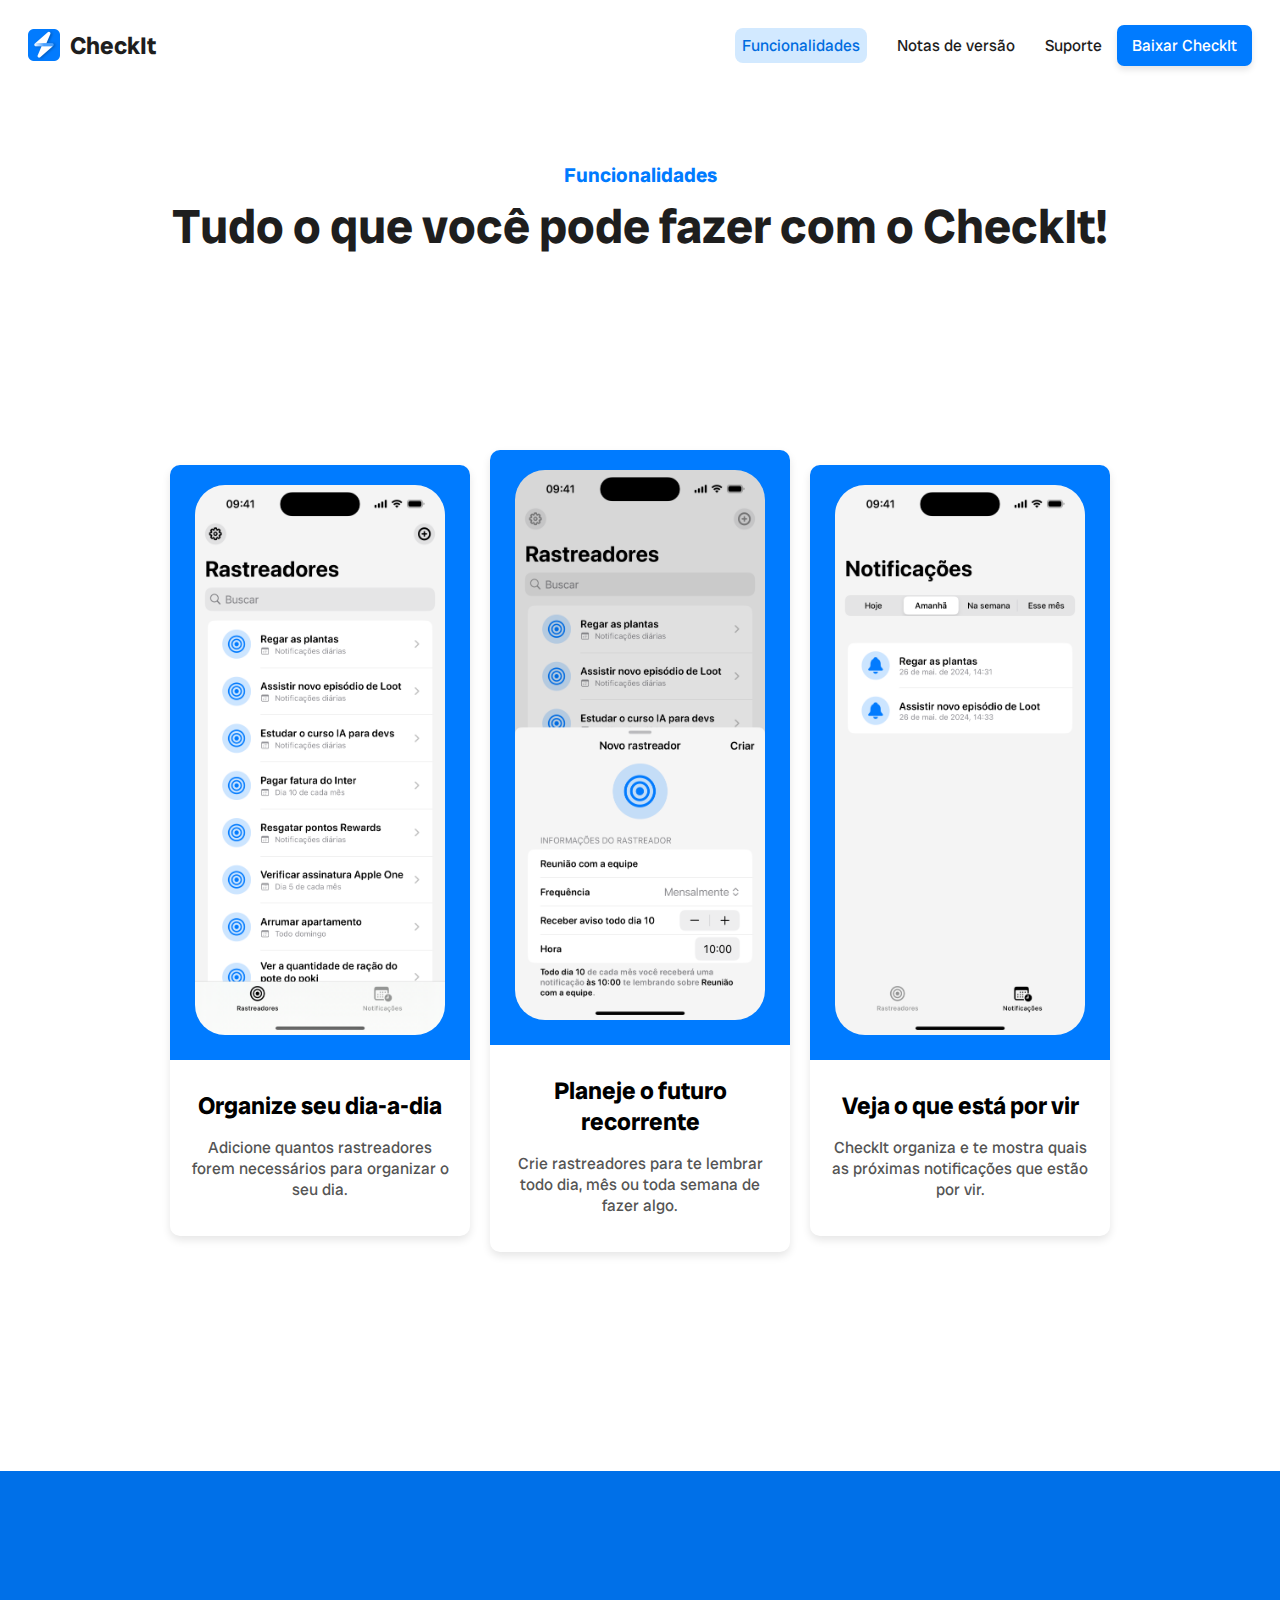
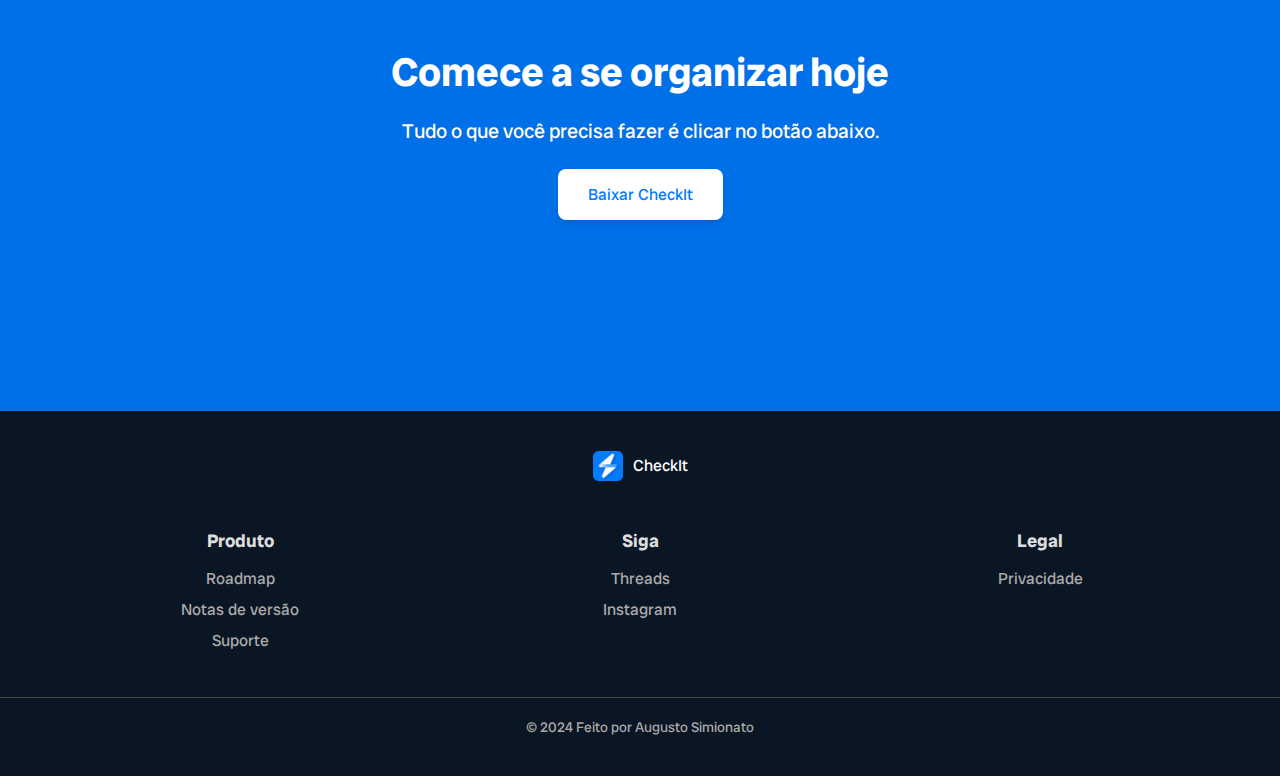
<file: features.html>
<!DOCTYPE html>
<html lang="pt-BR">
<head>
    <meta charset="UTF-8">
    <meta name="viewport" content="width=device-width, initial-scale=1.0">
    <meta name="apple-itunes-app" content="app-id=6482982266">

    <link rel="preconnect" href="https://fonts.googleapis.com">
    <link rel="preconnect" href="https://fonts.gstatic.com" crossorigin>
    <link href="https://fonts.googleapis.com/css2?family=Radio+Canada+Big:ital,wght@0,400..700;1,400..700&display=swap" rel="stylesheet">

    <title>Funcionalidades - CheckIt</title>
    <link rel="stylesheet" href="features.css">
    <link rel="icon" href="assets/favicon.ico" type="image/x-icon">
</head>
<body>
    <header class="header">
        <div class="logo">
          <a href="index.html">
            <img src="assets/checkit-icon.png" alt="Sofa Logo" />
            <span>CheckIt</span>
          </a>
        </div>
        <input type="checkbox" id="menu-toggle" />
        <label for="menu-toggle" class="menu-icon">&#9776;</label>
        <nav class="nav">
          <a href="features.html" class="link-button-selected">Funcionalidades</a>
          <a href="realesenotes.html" class="link-button">Notas de versão</a>
          <a href="support.html" class="link-button">Suporte</a>
          <a
            href="https://apps.apple.com/br/app/checkit/id6482982266?l=en-GB"
            class="download-button"
            >Baixar CheckIt</a
          >
        </nav>
    </header>

    <main>
        <section class="features-section">
            <p class="section-subtitle">Funcionalidades</p>
            <h1 class="section-title">Tudo o que você pode fazer com o CheckIt!</h1>
        </section>

        <section class="standard-section">
            <div class="card">
                <div class="card-img">
                    <img src="assets/trackers-list.png">
                </div>
                <div class="card-content">
                    <h3>Organize seu dia-a-dia</h3>
                    <p>Adicione quantos rastreadores forem necessários para organizar o seu dia.</p>
                </div>
            </div>
            <div class="card">
                <div class="card-img">
                    <img src="assets/new-tracker.png">
                </div>
                <div class="card-content">
                    <h3>Planeje o futuro recorrente</h3>
                    <p>Crie rastreadores para te lembrar todo dia, mês ou toda semana de fazer algo.</p>
                </div>
            </div>
            <div class="card">
                <div class="card-img">
                    <img src="assets/future-list.png">
                </div>
                <div class="card-content">
                    <h3>Veja o que está por vir</h3>
                    <p>CheckIt organiza e te mostra quais as próximas notificações que estão por vir.</p>
                </div>
            </div>
        </section>

        <section class="cta">
            <div class="cta-content">
                <h2>Comece a se organizar hoje</h2>
                <p>Tudo o que você precisa fazer é clicar no botão abaixo.</p>
                <a href="https://apps.apple.com/br/app/checkit/id6482982266?l=en-GB" class="cta-button">Baixar CheckIt</a>
            </div>
        </section>
    </main>

    <footer>
        <div class="footer-container">
            <div class="footer-logo">
                <img src="assets/checkit-icon.png" alt="Sofa Logo" class="logo">
                <span>CheckIt</span>
            </div>
            <div class="footer-links">
                <div class="footer-column">
                    <h3>Produto</h3>
                    <ul>
                        <li><a href="roadmap.html">Roadmap</a></li>
                        <li><a href="realesenotes.html">Notas de versão</a></li>
                        <li><a href="support.html">Suporte</a></li>
                    </ul>
                </div>
                <div class="footer-column">
                    <h3>Siga</h3>
                    <ul>
                      <li><a href="https://www.threads.net/@getcheckit.app">Threads</a></li>
                      <li><a href="https://www.instagram.com/getcheckit.app?igsh=MWQ2Z2w5M3lwbWtlbA%3D%3D&utm_source=qr">Instagram</a></li>
                    </ul>
                  </div>
                <div class="footer-column">
                    <h3>Legal</h3>
                    <ul>
                        <li><a href="privacy.html">Privacidade</a></li>
                    </ul>
                </div>
            </div>
        </div>
        <div class="footer-bottom">
            <p>© 2024 Feito por Augusto Simionato</p>
        </div>
    </footer>
</body>
</html>
</file>
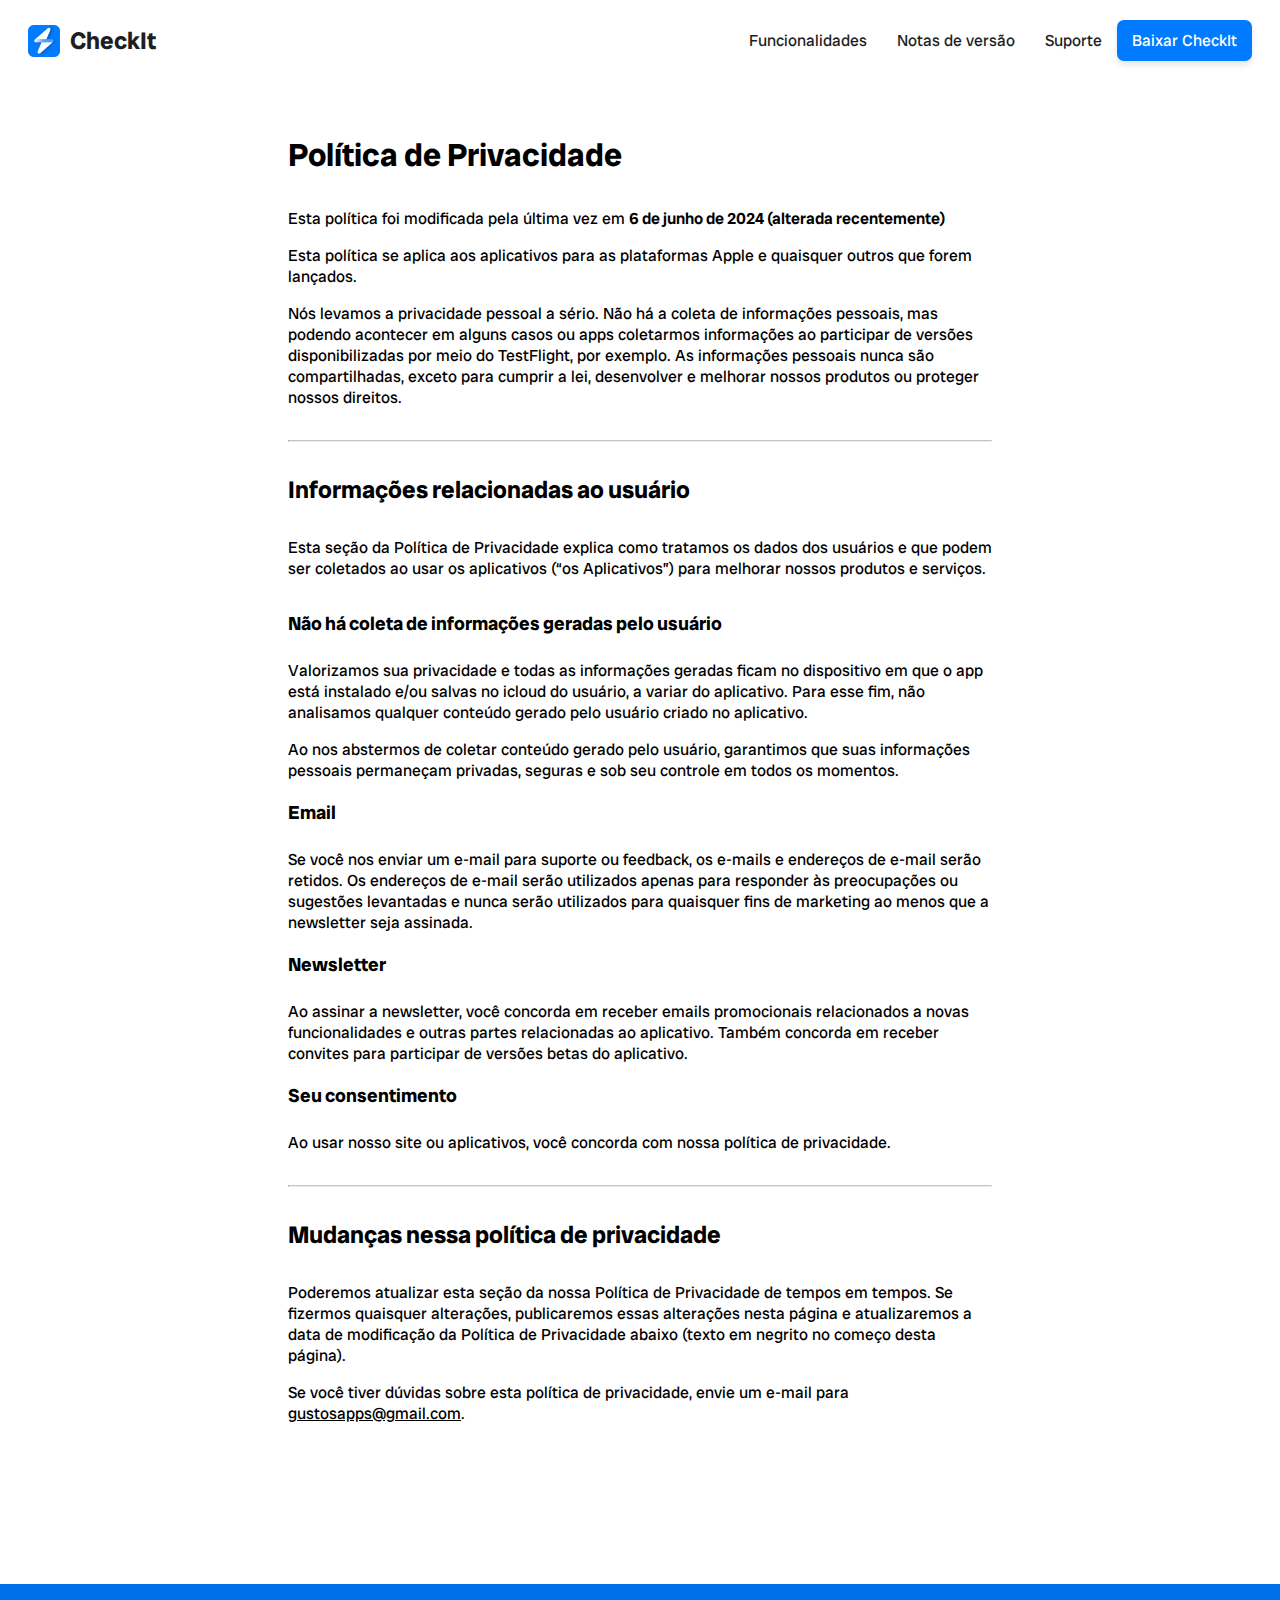
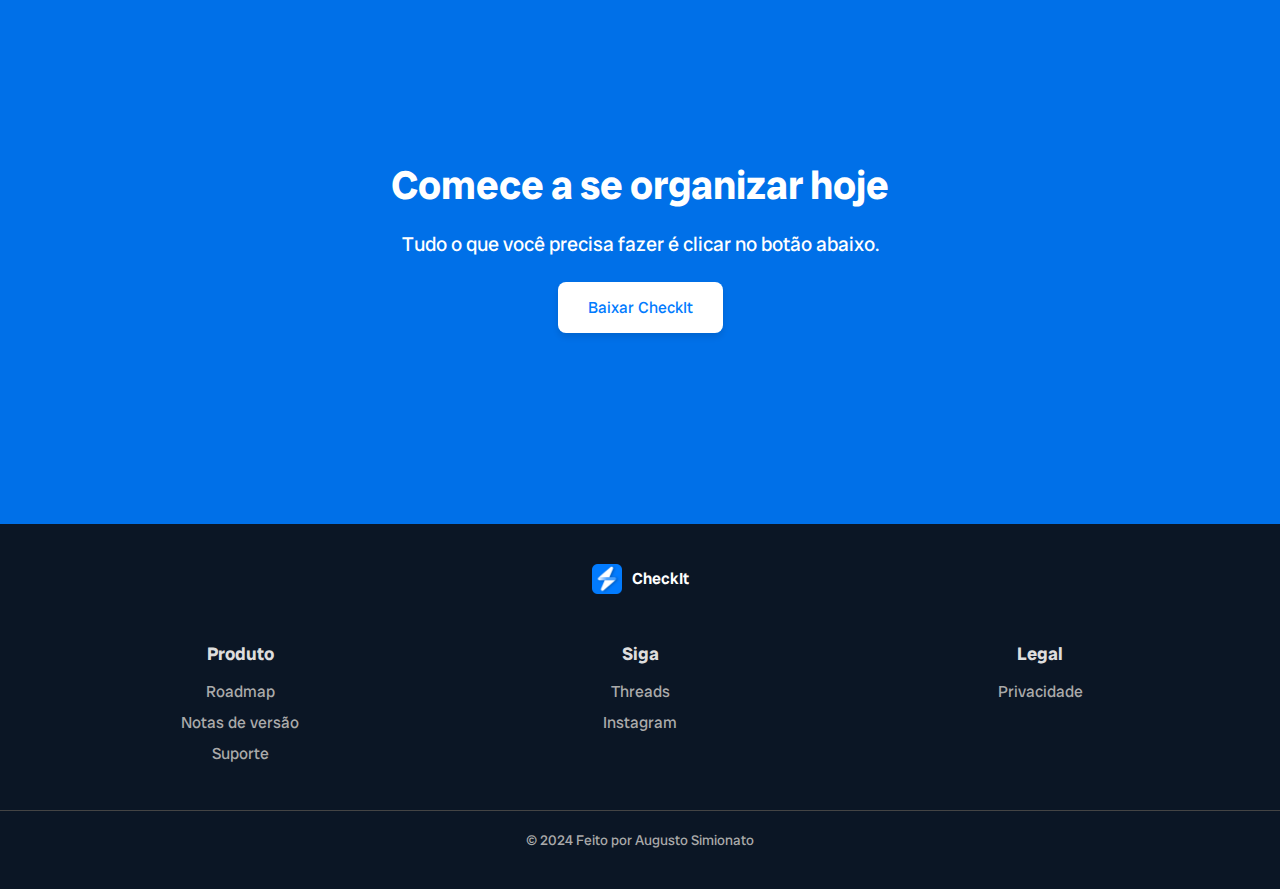
<file: privacy.html>
<!DOCTYPE html>
<html lang="pt-BR">
<head>
    <meta charset="UTF-8">
    <meta name="viewport" content="width=device-width, initial-scale=1.0">
    <title>Política de Privacidade - CheckIt</title>

    <link rel="stylesheet" href="privacy.css">
    <link rel="icon" href="assets/favicon.ico" type="image/x-icon">

    <link rel="preconnect" href="https://fonts.googleapis.com" />
    <link rel="preconnect" href="https://fonts.gstatic.com" crossorigin />
    <link
      href="https://fonts.googleapis.com/css2?family=Radio+Canada+Big:ital,wght@0,400..700;1,400..700&display=swap"
      rel="stylesheet"
    />
</head>
<body>
    <header class="header">
        <div class="logo">
          <a href="index.html">
            <img src="assets/checkit-icon.png" alt="Sofa Logo" />
            <span>CheckIt</span>
          </a>
        </div>
        <input type="checkbox" id="menu-toggle" />
        <label for="menu-toggle" class="menu-icon">&#9776;</label>
        <nav class="nav">
          <a href="features.html" class="link-button">Funcionalidades</a>
          <a href="realesenotes.html" class="link-button">Notas de versão</a>
          <a href="support.html" class="link-button">Suporte</a>
          <a
            href="https://apps.apple.com/br/app/checkit/id6482982266?l=en-GB"
            class="download-button"
            >Baixar CheckIt</a
          >
        </nav>
    </header>

    <main>
        <div class="content">
            <div class="content-1">
                <h1>Política de Privacidade</h1>
                <p>Esta política foi modificada pela última vez em <span>6 de junho de 2024 (alterada recentemente)</span></p>
                <p>Esta política se aplica aos aplicativos para as plataformas Apple e quaisquer outros que forem lançados.</p>
                <p>Nós levamos a privacidade pessoal a sério. Não há a coleta de informações pessoais, mas podendo acontecer em alguns casos ou apps coletarmos informações ao participar de versões disponibilizadas por meio do TestFlight, por exemplo. As informações pessoais nunca são compartilhadas, exceto para cumprir a lei, desenvolver e melhorar nossos produtos ou proteger nossos direitos.</p>
            </div>
    
            <hr class="solid">
    
            <div class="content-2">
                <h2>Informações relacionadas ao usuário</h2>
                <p>Esta seção da Política de Privacidade explica como tratamos os dados dos usuários e que podem ser coletados ao usar os aplicativos (“os Aplicativos”) para melhorar nossos produtos e serviços.</p>
            </div>
    
            <div class="content-3">
                <h3>Não há coleta de informações geradas pelo usuário</h3>
                <p>Valorizamos sua privacidade e todas as informações geradas ficam no dispositivo em que o app está instalado e/ou salvas no icloud do usuário, a variar do aplicativo. Para esse fim, não analisamos qualquer conteúdo gerado pelo usuário criado no aplicativo.</p>
                <p>Ao nos abstermos de coletar conteúdo gerado pelo usuário, garantimos que suas informações pessoais permaneçam privadas, seguras e sob seu controle em todos os momentos.</p>
    
                <h3>Email</h3>
                <p>Se você nos enviar um e-mail para suporte ou feedback, os e-mails e endereços de e-mail serão retidos. Os endereços de e-mail serão utilizados apenas para responder às preocupações ou sugestões levantadas e nunca serão utilizados para quaisquer fins de marketing ao menos que a newsletter seja assinada.</p>

                <h3>Newsletter</h3>
                <p>Ao assinar a newsletter, você concorda em receber emails promocionais relacionados a novas funcionalidades e outras partes relacionadas ao aplicativo. Também concorda em receber convites para participar de versões betas do aplicativo.</p>
    
                <h3>Seu consentimento</h3>
                <p>Ao usar nosso site ou aplicativos, você concorda com nossa política de privacidade.</p>
            </div>
    
            <hr class="solid">
    
            <div class="content-4">
                <h2>Mudanças nessa política de privacidade</h2>
                <p>Poderemos atualizar esta seção da nossa Política de Privacidade de tempos em tempos. Se fizermos quaisquer alterações, publicaremos essas alterações nesta página e atualizaremos a data de modificação da Política de Privacidade abaixo (texto em negrito no começo desta página).</p>
                <p>Se você tiver dúvidas sobre esta política de privacidade, envie um e-mail para <a href="gustosapps@gmail.com">gustosapps@gmail.com</a>.</p>
            </div>
        </div>
    
        <div class="content-mobile">
            <div class="content-1-mobile">
                <h1>Política de Privacidade</h1>
                <p>Esta política foi modificada pela última vez em <span>6 de junho de 2024 (alterada recentemente)</span></p>
                <p>Esta política se aplica aos aplicativos para as plataformas Apple e quaisquer outros que forem lançados.</p>
                <p>Nós levamos a privacidade pessoal a sério. Não há a coleta de informações pessoais, mas podendo acontecer em alguns casos ou apps coletarmos informações ao participar de versões disponibilizadas por meio do TestFlight, por exemplo. As informações pessoais nunca são compartilhadas, exceto para cumprir a lei, desenvolver e melhorar nossos produtos ou proteger nossos direitos.</p>
            </div>
    
            <hr class="solid">
    
            <div class="content-2-mobile">
                <h2>Informações relacionadas ao usuário</h2>
                <p>Esta seção da Política de Privacidade explica como tratamos os dados dos usuários e que podem ser coletados ao usar os aplicativos (“os Aplicativos”) para melhorar nossos produtos e serviços.</p>
            </div>
    
            <div class="content-3-mobile">
                <h3>Não há coleta de informações geradas pelo usuário</h3>
                <p>Valorizamos sua privacidade e todas as informações geradas ficam no dispositivo em que o app está instalado e/ou salvas no icloud do usuário, a variar do aplicativo. Para esse fim, não analisamos qualquer conteúdo gerado pelo usuário criado no aplicativo.</p>
                <p>Ao nos abstermos de coletar conteúdo gerado pelo usuário, garantimos que suas informações pessoais permaneçam privadas, seguras e sob seu controle em todos os momentos.</p>
    
                <h3>Email</h3>
                <p>Se você nos enviar um e-mail para suporte ou feedback, os e-mails e endereços de e-mail serão retidos. Os endereços de e-mail serão utilizados apenas para responder às preocupações ou sugestões levantadas e nunca serão utilizados para quaisquer fins de marketing.</p>
    
                <h3>Newsletter</h3>
                <p>Ao assinar a newsletter, você concorda em receber emails promocionais relacionados a novas funcionalidades e outras partes relacionadas ao aplicativo. Também concorda em receber convites para participar de versões betas do aplicativo.</p>
                
                <h3>Seu consentimento</h3>
                <p>Ao usar nosso site ou aplicativos, você concorda com nossa política de privacidade.</p>
            </div>
    
            <hr class="solid">
    
            <div class="content-4-mobile">
                <h2>Mudanças nessa política de privacidade</h2>
                <p>Poderemos atualizar esta seção da nossa Política de Privacidade de tempos em tempos. Se fizermos quaisquer alterações, publicaremos essas alterações nesta página e atualizaremos a data de modificação da Política de Privacidade abaixo (texto em negrito no começo desta página).</p>
                <p>Se você tiver dúvidas sobre esta política de privacidade, envie um e-mail para <a href="gustosapps@gmail.com">gustosapps@gmail.com</a>.</p>
            </div>
        </div>

        <section class="cta">
            <div class="cta-content">
              <h2>Comece a se organizar hoje</h2>
              <p>Tudo o que você precisa fazer é clicar no botão abaixo.</p>
              <a
                href="https://apps.apple.com/br/app/checkit/id6482982266?l=en-GB"
                class="cta-button"
                >Baixar CheckIt</a
              >
            </div>
          </section>
    </main>

    <footer>
        <div class="footer-container">
          <div class="footer-logo">
            <img src="assets/checkit-icon.png" alt="Sofa Logo" class="logo" />
            <span>CheckIt</span>
          </div>
          <div class="footer-links">
            <div class="footer-column">
              <h3>Produto</h3>
              <ul>
                <li><a href="roadmap.html">Roadmap</a></li>
                <li><a href="realesenotes.html">Notas de versão</a></li>
                <li><a href="support.html">Suporte</a></li>
              </ul>
            </div>
            <div class="footer-column">
              <h3>Siga</h3>
              <ul>
                <li><a href="https://www.threads.net/@getcheckit.app">Threads</a></li>
                <li><a href="https://www.instagram.com/getcheckit.app?igsh=MWQ2Z2w5M3lwbWtlbA%3D%3D&utm_source=qr">Instagram</a></li>
              </ul>
            </div>
            <div class="footer-column">
              <h3>Legal</h3>
              <ul>
                <li><a href="privacy.html">Privacidade</a></li>
              </ul>
            </div>
          </div>
        </div>
        <div class="footer-bottom">
          <p>© 2024 Feito por Augusto Simionato</p>
        </div>
      </footer>
</body>
</html>
</file>
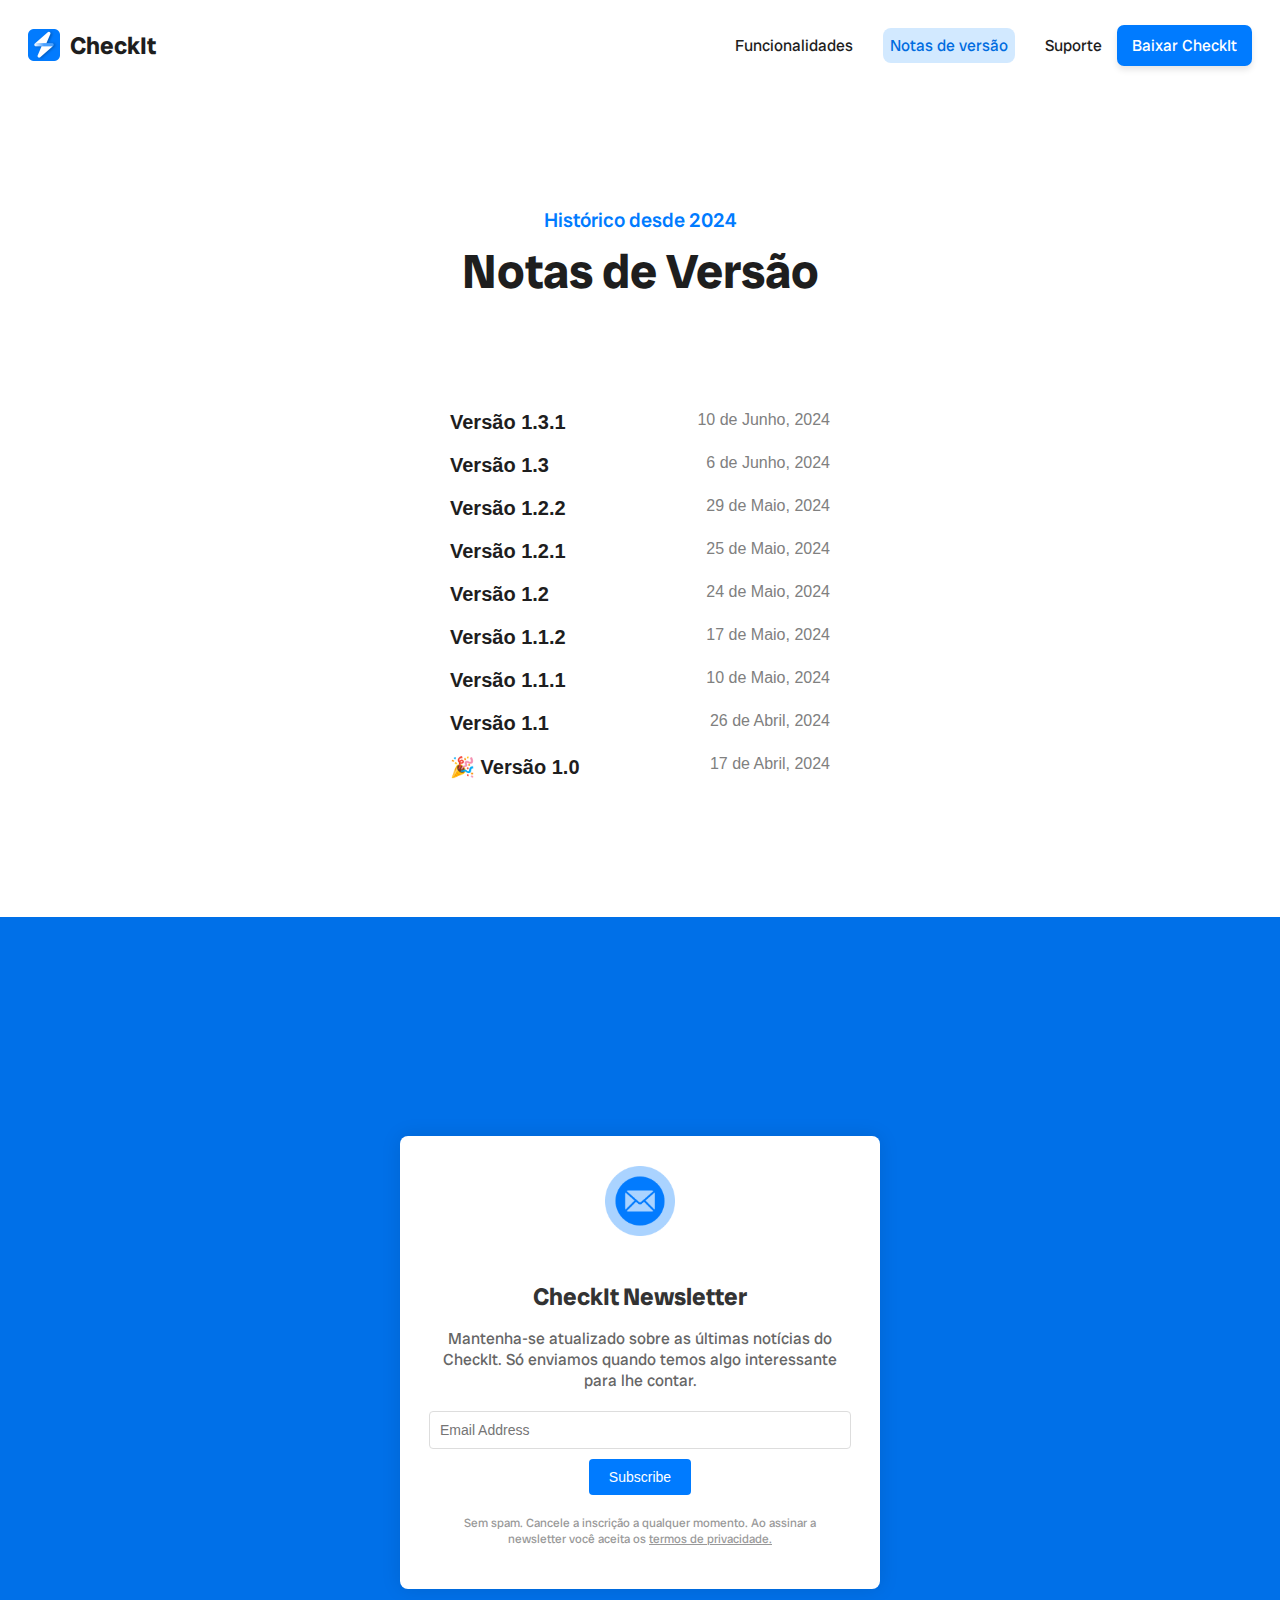
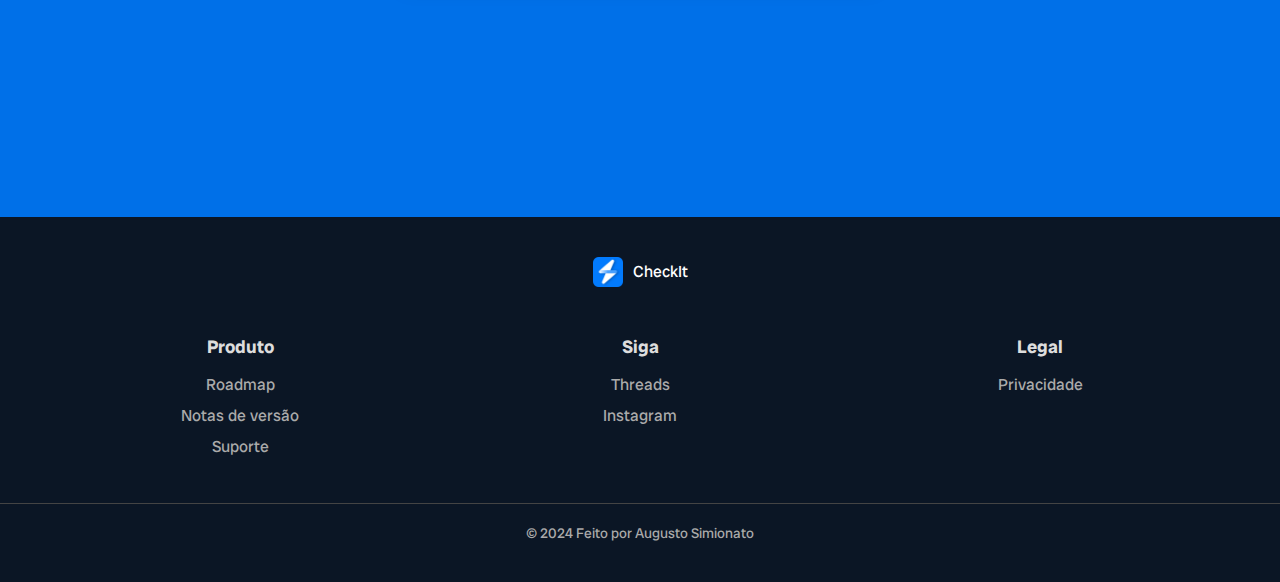
<file: realesenotes.html>
<!DOCTYPE html>
<html lang="pt-BR">
<head>
    <meta charset="UTF-8">
    <meta name="viewport" content="width=device-width, initial-scale=1.0">
    <meta name="apple-itunes-app" content="app-id=6482982266">

    <link rel="preconnect" href="https://fonts.googleapis.com">
    <link rel="preconnect" href="https://fonts.gstatic.com" crossorigin>
    <link href="https://fonts.googleapis.com/css2?family=Radio+Canada+Big:ital,wght@0,400..700;1,400..700&display=swap" rel="stylesheet">

    <title>Notas de versão - CheckIt</title>
    <link rel="stylesheet" href="realesenotes.css">
    <link rel="icon" href="assets/favicon.ico" type="image/x-icon">
</head>
<body>
    <header class="header">
        <div class="logo">
          <a href="index.html">
            <img src="assets/checkit-icon.png" alt="Logo" />
            <span>CheckIt</span>
          </a>
        </div>
        <input type="checkbox" id="menu-toggle" />
        <label for="menu-toggle" class="menu-icon">&#9776;</label>
        <nav class="nav">
          <a href="features.html" class="link-button">Funcionalidades</a>
          <a href="realesenotes.html" class="link-button-selected">Notas de versão</a>
          <a href="support.html" class="link-button">Suporte</a>
          <a
            href="https://apps.apple.com/br/app/checkit/id6482982266?l=en-GB"
            class="download-button"
            >Baixar CheckIt</a
          >
        </nav>
    </header>

    <main>
        <section class="features-section">
            <p class="section-subtitle">Histórico desde 2024</p>
            <h1 class="section-title">Notas de Versão</h1>
        </section>

        <section class="version-history-list">
            <div class="version-history">
                <a href="">
                    <span class="version">Versão 1.3.1</span>
                    <span class="date">10 de Junho, 2024</span>
                </a>
                <a href="">
                    <span class="version">Versão 1.3</span>
                    <span class="date">6 de Junho, 2024</span>
                </a>
                <a href="">
                    <span class="version">Versão 1.2.2</span>
                    <span class="date">29 de Maio, 2024</span>
                </a>
                <a href="">
                    <span class="version">Versão 1.2.1</span>
                    <span class="date">25 de Maio, 2024</span>
                </a>
                <a href="">
                    <span class="version">Versão 1.2</span>
                    <span class="date">24 de Maio, 2024</span>
                </a>
                <a href="">
                    <span class="version">Versão 1.1.2</span>
                    <span class="date">17 de Maio, 2024</span>
                </a>
                <a href="">
                    <span class="version">Versão 1.1.1</span>
                    <span class="date">10 de Maio, 2024</span>
                </a>
                <a href="">
                    <span class="version">Versão 1.1</span>
                    <span class="date">26 de Abril, 2024</span>
                </a>
                <a href="">
                    <span class="version">🎉 Versão 1.0</span>
                    <span class="date">17 de Abril, 2024</span>
                </a>
            </div>
        </section>

        <section class="cta">
            <div class="newsletter-container">
                <div class="newsletter-box">
                    <div class="newsletter-icon">
                        <img src="assets/mail-icon.png" alt="Mail Icon">
                    </div>
                    <h2 class="newsletter-title">CheckIt Newsletter</h2>
                    <p class="newsletter-description">
                        Mantenha-se atualizado sobre as últimas notícias do CheckIt. Só enviamos quando temos algo interessante para lhe contar.
                    </p>
                    <form id="newsletterForm" class="newsletter-form">
                        <input type="email" id="email" name="email" required class="newsletter-input" placeholder="Email Address">
                        <button type="submit" class="newsletter-button">Subscribe</button>
                    </form>
                    <p class="newsletter-footer">Sem spam. Cancele a inscrição a qualquer momento. Ao assinar a newsletter você aceita os <a href="privacy.html" class="terms-link-newsletter">termos de privacidade.</a></p>
                </div>
            </div>
        </section>
    </main>
    <footer>
        <div class="footer-container">
            <div class="footer-logo">
                <img src="assets/checkit-icon.png" alt="Logo" class="logo">
                <span>CheckIt</span>
            </div>
            <div class="footer-links">
                <div class="footer-column">
                    <h3>Produto</h3>
                    <ul>
                        <li><a href="roadmap.html">Roadmap</a></li>
                        <li><a href="realesenotes.html">Notas de versão</a></li>
                        <li><a href="support.html">Suporte</a></li>
                    </ul>
                </div>
                <div class="footer-column">
                    <h3>Siga</h3>
                    <ul>
                      <li><a href="https://www.threads.net/@getcheckit.app">Threads</a></li>
                      <li><a href="https://www.instagram.com/getcheckit.app?igsh=MWQ2Z2w5M3lwbWtlbA%3D%3D&utm_source=qr">Instagram</a></li>
                    </ul>
                  </div>
                <div class="footer-column">
                    <h3>Legal</h3>
                    <ul>
                        <li><a href="privacy.html">Privacidade</a></li>
                    </ul>
                </div>
            </div>
        </div>
        <div class="footer-bottom">
            <p>© 2024 Feito por Augusto Simionato</p>
        </div>
    </footer>

    <script src="https://js.hsforms.net/forms/v2.js"></script>
    <script>
        // HubSpot form submission via JavaScript
        hbspt.forms.create({
            portalId: "46345134",
            formId: "15fdf3e5-9a8d-45d0-923b-8bf15112a1b5",
            target: '.newsletter-form',
            onFormSubmit: function() {
                alert('Inscrição bem-sucedida!');
            },
            onFormError: function() {
                alert('Ocorreu um erro ao tentar enviar sua inscrição.');
            }
        });
    </script>
</body>
</html>
</file>
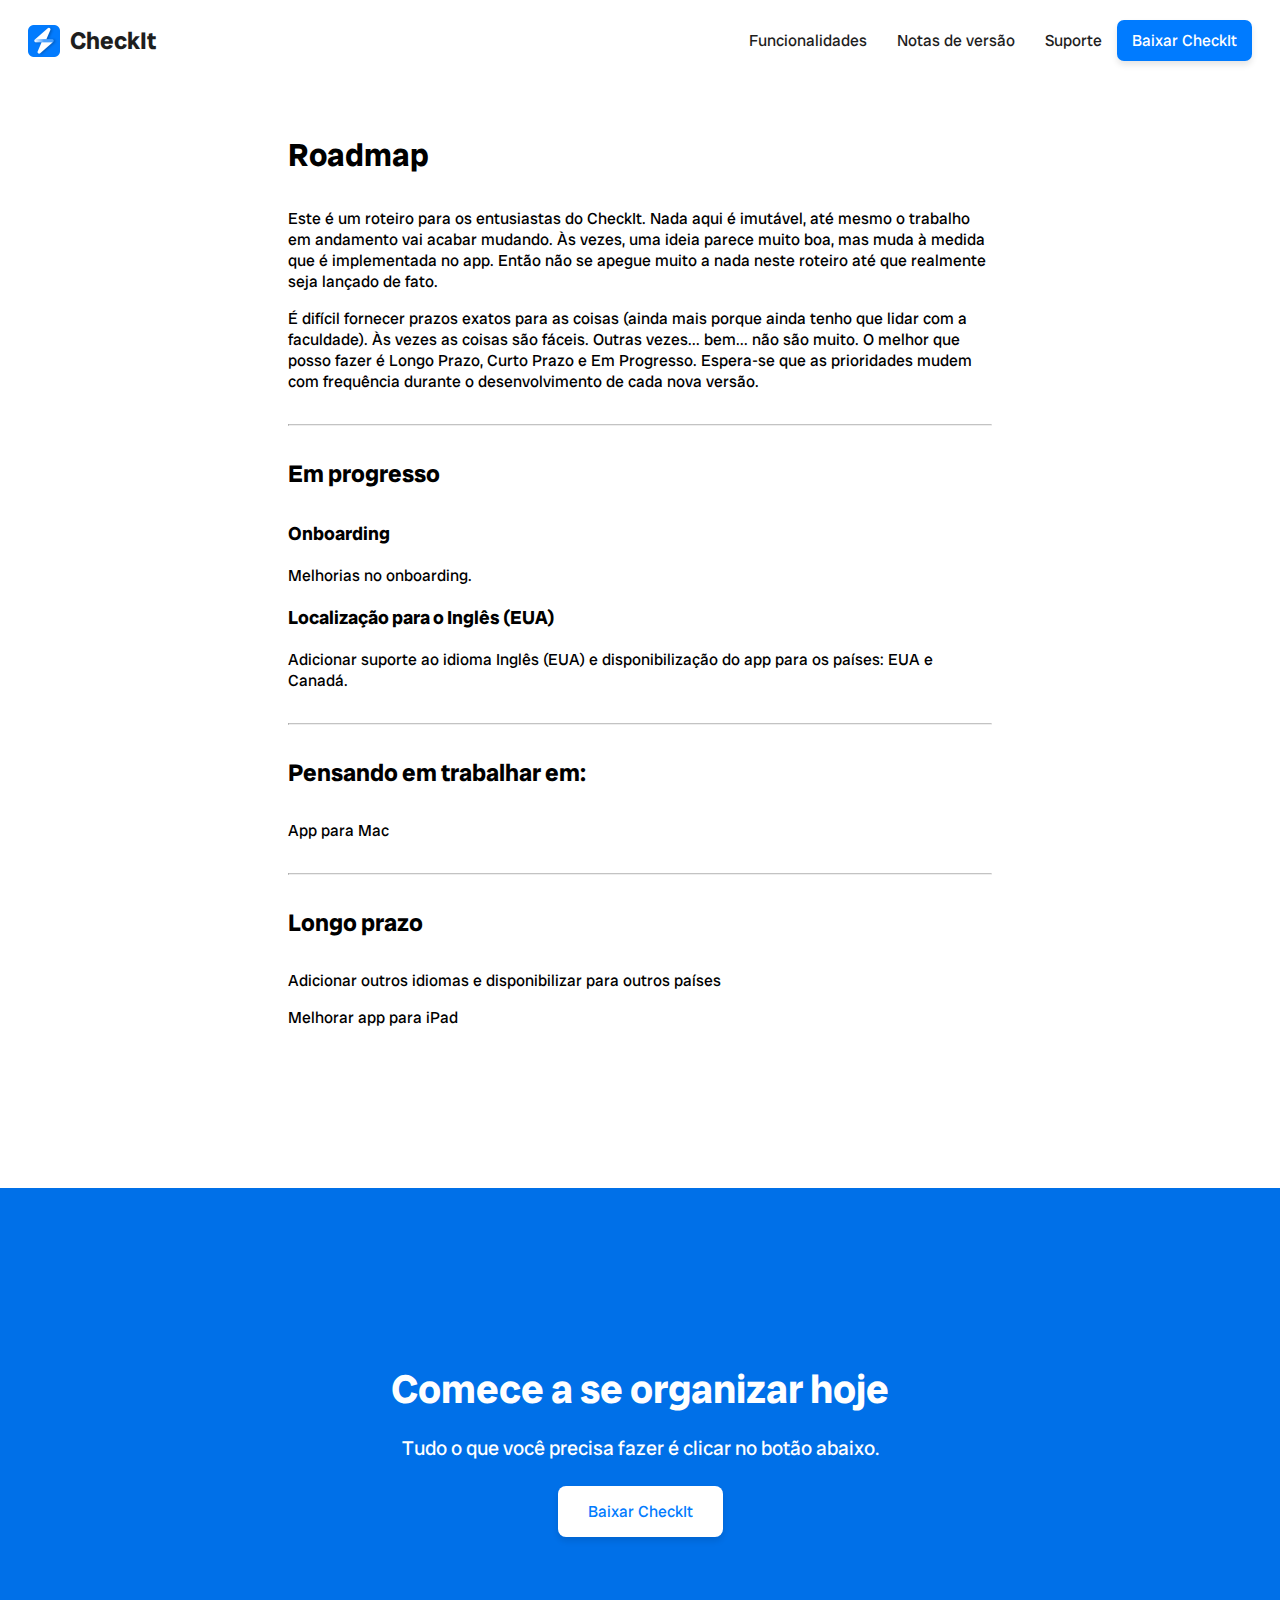
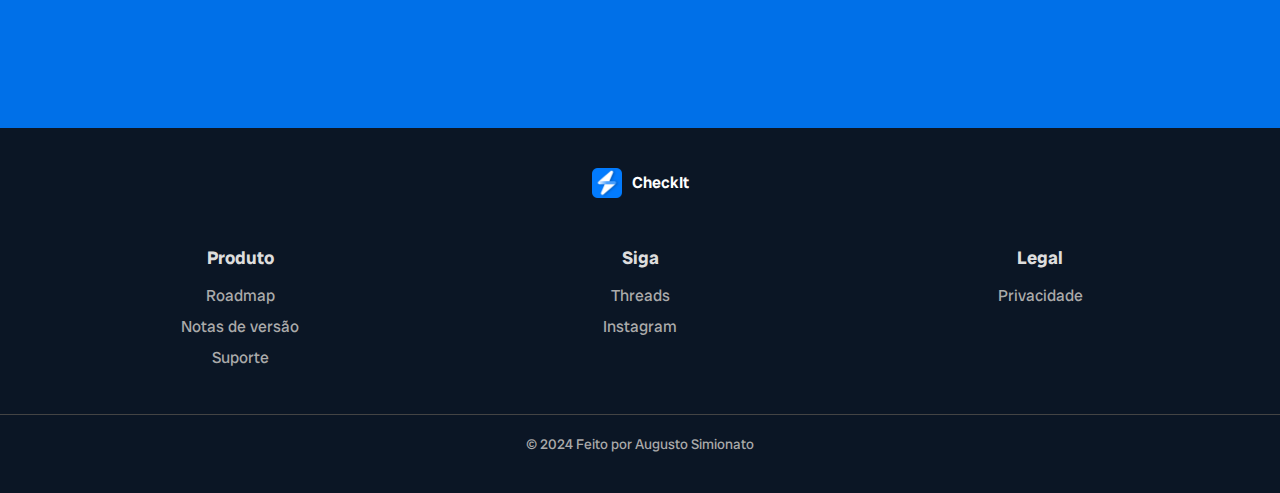
<file: roadmap.html>
<!DOCTYPE html>
<html lang="pt-BR">
<head>
    <meta charset="UTF-8">
    <meta name="viewport" content="width=device-width, initial-scale=1.0">
    <title>Roadmap - CheckIt</title>

    <link rel="stylesheet" href="roadmap.css">
    <link rel="icon" href="assets/favicon.ico" type="image/x-icon">

    <link rel="preconnect" href="https://fonts.googleapis.com" />
    <link rel="preconnect" href="https://fonts.gstatic.com" crossorigin />
    <link
      href="https://fonts.googleapis.com/css2?family=Radio+Canada+Big:ital,wght@0,400..700;1,400..700&display=swap"
      rel="stylesheet"
    />
</head>
<body>
    <header class="header">
        <div class="logo">
          <a href="index.html">
            <img src="assets/checkit-icon.png" alt="Sofa Logo" />
            <span>CheckIt</span>
          </a>
        </div>
        <input type="checkbox" id="menu-toggle" />
        <label for="menu-toggle" class="menu-icon">&#9776;</label>
        <nav class="nav">
          <a href="features.html" class="link-button">Funcionalidades</a>
          <a href="realesenotes.html" class="link-button">Notas de versão</a>
          <a href="support.html" class="link-button">Suporte</a>
          <a
            href="https://apps.apple.com/br/app/checkit/id6482982266?l=en-GB"
            class="download-button"
            >Baixar CheckIt</a
          >
        </nav>
    </header>

    <main>
      <div class="content">
        <div class="content-1">
            <h1>Roadmap</h1>
            <p>Este é um roteiro para os entusiastas do CheckIt. Nada aqui é imutável, até mesmo o trabalho em andamento vai acabar mudando. Às vezes, uma ideia parece muito boa, mas muda à medida que é implementada no app. Então não se apegue muito a nada neste roteiro até que realmente seja lançado de fato.</p>
            <p>É difícil fornecer prazos exatos para as coisas (ainda mais porque ainda tenho que lidar com a faculdade). Às vezes as coisas são fáceis. Outras vezes... bem... não são muito. O melhor que posso fazer é Longo Prazo, Curto Prazo e Em Progresso. Espera-se que as prioridades mudem com frequência durante o desenvolvimento de cada nova versão.</p>
        </div>

        <hr class="solid">

        <div class="content-2">
            <h2>Em progresso</h2>
            <h3>Onboarding</h3>
            <p>Melhorias no onboarding.</p>
            <h3>Localização para o Inglês (EUA)</h3>
            <p>Adicionar suporte ao idioma Inglês (EUA) e disponibilização do app para os países: EUA e Canadá.</p>
        </div>

        <hr class="solid">

        <div class="content-2">
            <h2>Pensando em trabalhar em:</h2>
            <p>App para Mac</p>
        </div>

        <hr class="solid">

        <div class="content-2">
            <h2>Longo prazo</h2>
            <p>Adicionar outros idiomas e disponibilizar para outros países</p>
            <p>Melhorar app para iPad</p>
        </div>
    </div>
    
        <div class="content-mobile">
            <div class="content-1-mobile">
                <h1>Roadmap</h1>
                <p>Este é um roteiro para os entusiastas do CheckIt. Nada aqui é imutável, até mesmo o trabalho em andamento vai acabar mudando. Às vezes, uma ideia parece muito boa, mas muda à medida que é implementada no app. Então não se apegue muito a nada neste roteiro até que realmente seja lançado de fato.</p>
                <p>É difícil fornecer prazos exatos para as coisas (ainda mais porque ainda tenho que lidar com a faculdade). Às vezes as coisas são fáceis. Outras vezes... bem... não são muito. O melhor que posso fazer é Longo Prazo, Curto Prazo e Em Progresso. Espera-se que as prioridades mudem com frequência durante o desenvolvimento de cada nova versão.</p>
            </div>

            <hr class="solid">
    
            <div class="content-2-mobile">
              <h2>Em progresso</h2>
              <h3>Onboarding</h3>
              <p>Melhorias no onboarding</p>
              <h3>Localização para o Inglês (EUA).</h3>
              <p>Adicionar suporte ao idioma Inglês (EUA) e disponibilização do app para os países: EUA e Canadá.</p>
            </div>

            <hr class="solid">
    
            <div class="content-2-mobile">
              <h2>Pensando em trabalhar em:</h2>
              <p>App para Mac</p>
            </div>

            <hr class="solid">

            <div class="content-2-mobile">
              <h2>Longo prazo</h2>
              <p>Adicionar outros idiomas e disponibilizar para outros países</p>
              <p>Melhorar app para iPad</p>
            </div>
        </div>

        <section class="cta">
            <div class="cta-content">
              <h2>Comece a se organizar hoje</h2>
              <p>Tudo o que você precisa fazer é clicar no botão abaixo.</p>
              <a
                href="https://apps.apple.com/br/app/checkit/id6482982266?l=en-GB"
                class="cta-button"
                >Baixar CheckIt</a
              >
            </div>
          </section>
    </main>

    <footer>
        <div class="footer-container">
          <div class="footer-logo">
            <img src="assets/checkit-icon.png" alt="Sofa Logo" class="logo" />
            <span>CheckIt</span>
          </div>
          <div class="footer-links">
            <div class="footer-column">
              <h3>Produto</h3>
              <ul>
                <li><a href="roadmap.html">Roadmap</a></li>
                <li><a href="realesenotes.html">Notas de versão</a></li>
                <li><a href="support.html">Suporte</a></li>
              </ul>
            </div>
            <div class="footer-column">
              <h3>Siga</h3>
              <ul>
                <li><a href="https://www.threads.net/@getcheckit.app">Threads</a></li>
                <li><a href="https://www.instagram.com/getcheckit.app?igsh=MWQ2Z2w5M3lwbWtlbA%3D%3D&utm_source=qr">Instagram</a></li>
              </ul>
            </div>
            <div class="footer-column">
              <h3>Legal</h3>
              <ul>
                <li><a href="privacy.html">Privacidade</a></li>
              </ul>
            </div>
          </div>
        </div>
        <div class="footer-bottom">
          <p>© 2024 Feito por Augusto Simionato</p>
        </div>
      </footer>
</body>
</html>
</file>
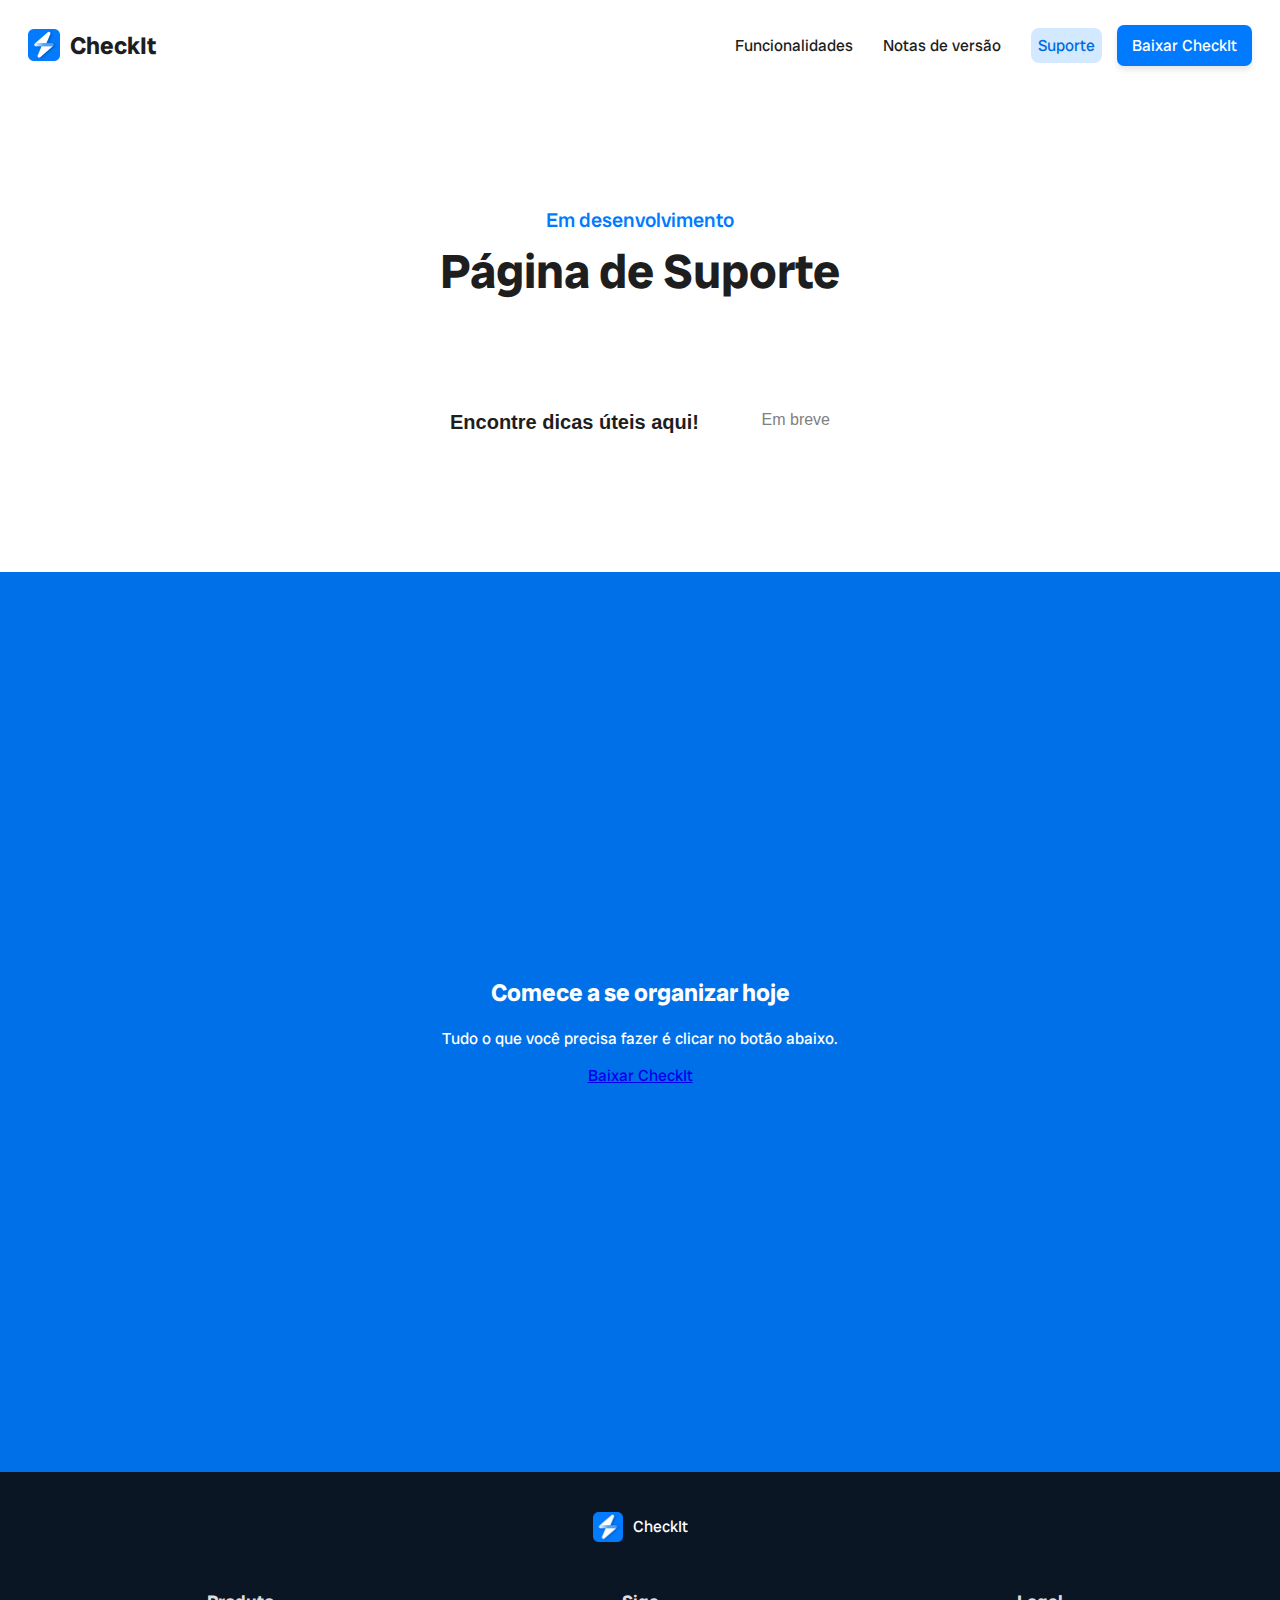
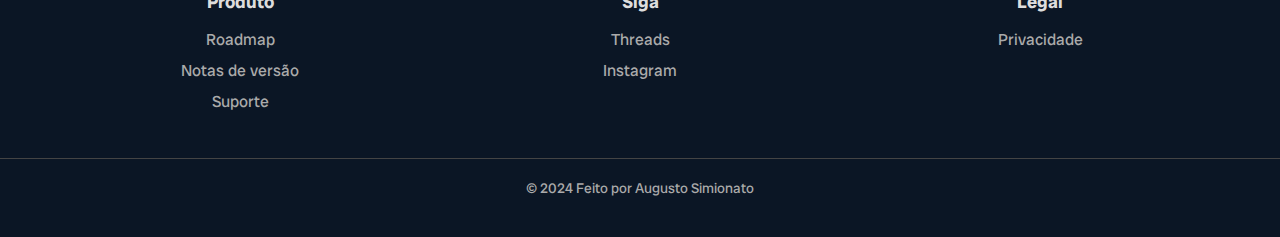
<file: support.html>
<!DOCTYPE html>
<html lang="pt-BR">
<head>
    <meta charset="UTF-8">
    <meta name="viewport" content="width=device-width, initial-scale=1.0">
    <meta name="apple-itunes-app" content="app-id=6482982266">

    <link rel="preconnect" href="https://fonts.googleapis.com">
    <link rel="preconnect" href="https://fonts.gstatic.com" crossorigin>
    <link href="https://fonts.googleapis.com/css2?family=Radio+Canada+Big:ital,wght@0,400..700;1,400..700&display=swap" rel="stylesheet">

    <title>Suporte - CheckIt</title>
    <link rel="stylesheet" href="realesenotes.css">
    <link rel="icon" href="assets/favicon.ico" type="image/x-icon">
</head>
<body>
    <header class="header">
        <div class="logo">
          <a href="index.html">
            <img src="assets/checkit-icon.png" alt="Sofa Logo" />
            <span>CheckIt</span>
          </a>
        </div>
        <input type="checkbox" id="menu-toggle" />
        <label for="menu-toggle" class="menu-icon">&#9776;</label>
        <nav class="nav">
          <a href="features.html" class="link-button">Funcionalidades</a>
          <a href="realesenotes.html" class="link-button">Notas de versão</a>
          <a href="support.html" class="link-button-selected">Suporte</a>
          <a
            href="https://apps.apple.com/br/app/checkit/id6482982266?l=en-GB"
            class="download-button"
            >Baixar CheckIt</a
          >
        </nav>
    </header>

    <main>
        <section class="features-section">
            <p class="section-subtitle">Em desenvolvimento</p>
            <h1 class="section-title">Página de Suporte</h1>
        </section>

        <section class="version-history-list">
            <div class="version-history">
                <a href="">
                    <span class="version">Encontre dicas úteis aqui!</span>
                    <span class="date">Em breve</span>
                </a>
            </div>
        </section>

        <section class="cta">
            <div class="cta-content">
                <h2>Comece a se organizar hoje</h2>
                <p>Tudo o que você precisa fazer é clicar no botão abaixo.</p>
                <a href="https://apps.apple.com/br/app/checkit/id6482982266?l=en-GB" class="cta-button">Baixar CheckIt</a>
            </div>
        </section>
    </main>

    <footer>
        <div class="footer-container">
            <div class="footer-logo">
                <img src="assets/checkit-icon.png" alt="Sofa Logo" class="logo">
                <span>CheckIt</span>
            </div>
            <div class="footer-links">
                <div class="footer-column">
                    <h3>Produto</h3>
                    <ul>
                        <li><a href="roadmap.html">Roadmap</a></li>
                        <li><a href="realesenotes.html">Notas de versão</a></li>
                        <li><a href="support.html">Suporte</a></li>
                    </ul>
                </div>
                <div class="footer-column">
                    <h3>Siga</h3>
                    <ul>
                      <li><a href="https://www.threads.net/@getcheckit.app">Threads</a></li>
                      <li><a href="https://www.instagram.com/getcheckit.app?igsh=MWQ2Z2w5M3lwbWtlbA%3D%3D&utm_source=qr">Instagram</a></li>
                    </ul>
                  </div>
                <div class="footer-column">
                    <h3>Legal</h3>
                    <ul>
                        <li><a href="privacy.html">Privacidade</a></li>
                    </ul>
                </div>
            </div>
        </div>
        <div class="footer-bottom">
            <p>© 2024 Feito por Augusto Simionato</p>
        </div>
    </footer>
</body>
</html>
</file>
<file: features.css>
body {
  font-family: "Radio Canada Big", sans-serif;
  margin: 0;
  padding: 0;
}

.header {
  display: flex;
  justify-content: space-between;
  align-items: center;
  padding: 20px;
  margin-left: 0.5rem;
  margin-right: 0.5rem;
  margin-top: 0.3rem;
}

.logo a {
  display: flex;
  align-items: center;
  text-decoration: none;
}

.logo img {
  height: 32px;
  width: 32px;
  margin-right: 10px;
}

.logo span {
  font-size: 24px;
  font-weight: bold;
  color: #1e1e1e;
}

.link-button {
  text-decoration: none;
  color: #1E1E1E;
  margin: 0 15px;
  font-size: 16px;
}

.link-button:hover {
  color: #006ce0;
}

.link-button-selected {
  text-decoration: none;
  color: #006ce0;
  margin: 0 15px;
  font-size: 16px;
  background-color: #d2e9ff;
  border-radius: 8px;
  padding: 7px;
}

.download-button {
  padding: 10px 15px;
  text-decoration: none;
  color: white;
  background-color: #007bff;
  border-radius: 7px;
  font-size: 16px;
  box-shadow: 0 4px 6px rgba(0, 0, 0, 0.1);
  transition: box-shadow 0.3s ease, background-color 0.3s ease;
}

.download-button:hover {
  box-shadow: 0 6px 8px rgba(0, 0, 0, 0.2);
}

/* Hamburger Menu Styles */
#menu-toggle {
  display: none;
}

.menu-icon {
  display: none;
  font-size: 30px;
  cursor: pointer;
}

.nav {
  display: flex;
  align-items: center;
}

/* HERO */
.features-section {
  display: flex;
  flex-direction: column;
  justify-content: center;
  align-items: center;
  text-align: center;
  height: 25vh;
}

.section-subtitle {
  color: #007bff;
  font-size: 20px;
  font-weight: bold;
  margin-bottom: 10px;
}

.section-title {
  color: #1e1e1e;
  font-size: 48px;
  line-height: 1.2;
  font-weight: bold;
  margin: 0;
}

/* FEATURES */
.standard-section {
  display: flex;
  justify-content: center;
  align-items: center;
  gap: 20px;
  padding: 20px;
  height: 80vh;
  margin-top: 10rem;
  margin-bottom: 15rem;
}

.card {
  background-color: white;
  border-radius: 10px;
  box-shadow: 0 4px 8px rgba(0, 0, 0, 0.1);
  transition: box-shadow 0.3s ease, background-color 0.3s ease,
    transform 0.3s ease;
  overflow: hidden;
  width: 300px;
  text-align: center;
}

.card:hover {
  box-shadow: 0 6px 10px rgba(0, 0, 0, 0.2);
  transform: translateY(-10px); /* Ajuste o valor conforme necessário */
}

.card-img {
  background-color: #007bff;
}

.card-content {
  padding: 20px;
}

.card-img img {
  width: 250px;
  height: 550px;
  border-radius: 50px;
  padding: 20px;
}

.card h2 {
  color: #007bff;
  font-size: 1.2em;
  margin-top: 10px;
}

.card h3 {
  font-size: 1.5em;
  margin: 10px 0;
}

.card p {
  font-size: 1em;
  color: #555;
}

/* Call-to-Action Section */
.cta {
  display: flex;
  justify-content: center;
  align-items: center;
  text-align: center;
  background-color: #0070e8;
  color: #fff;
  height: 60vh;
}

.cta-content {
  margin-bottom: 4rem;
}

.cta h2 {
  font-size: 2.5em;
  margin-bottom: 20px;
}

.cta p {
  font-size: 1.25em;
  margin-bottom: 40px;
}

.cta-button {
  padding: 15px 30px;
  background-color: #fff;
  color: #027bfe;
  border-radius: 8px;
  text-decoration: none;
  font-size: 1em;
  box-shadow: 0 4px 6px rgba(0, 0, 0, 0.1);
  transition: box-shadow 0.3s ease, background-color 0.3s ease;
}

.cta-button:hover,
.cta-button:focus {
  box-shadow: 0 6px 8px rgba(0, 0, 0, 0.2);
}

/* FOOTER */
footer {
  background-color: #0b1625;
  color: #fff;
  padding: 40px 0;
  text-align: center;
}

.footer-container {
  display: flex;
  flex-direction: column;
  align-items: center;
  margin: 0 auto;
  max-width: 1200px;
}

.footer-logo {
  display: flex;
  align-items: center;
  margin-bottom: 30px;
}

.footer-logo img.logo {
  width: 30px;
  height: 30px;
  margin-right: 10px;
}

.footer-links {
  display: flex;
  justify-content: space-between;
  width: 100%;
}

.footer-column {
  flex: 1;
  margin: 0 20px;
}

.footer-column h3 {
  font-size: 18px;
  margin-bottom: 15px;
  color: #ddd;
}

.footer-column ul {
  list-style: none;
  padding: 0;
}

.footer-column ul li {
  margin-bottom: 10px;
}

.footer-column ul li a {
  color: #aaa;
  text-decoration: none;
  position: relative;
  transition: color 0.3s ease;
}

.footer-column ul li a::after {
  content: '';
  position: absolute;
  left: 0;
  bottom: -2px;
  width: 0;
  height: 2px;
  background-color: #fff;
  transition: width 0.3s ease;
}

.footer-column ul li a:hover::after {
  width: 100%;
}

.footer-column ul li a:hover {
  color: #fff;
}

.footer-bottom {
  margin-top: 30px;
  border-top: 1px solid #444;
  padding-top: 20px;
}

.footer-bottom p {
  margin: 0;
  font-size: 14px;
  color: #aaa;
}

/* Media Queries for Mobile */
@media (max-width: 768px) {
  .nav {
    display: none;
    flex-direction: column;
    position: absolute;
    top: 60px;
    right: 0;
    background-color: #fff;
    width: 100%;
    box-shadow: 0 5px 5px rgba(0, 0, 0, 0.1);
    z-index: 1000;
    border-bottom-left-radius: 15px;
    border-bottom-right-radius: 15px;
  }

  #menu-toggle:checked + .menu-icon + .nav {
    display: flex;
  }

  .menu-icon {
    display: block;
  }

  .link-button,
  .download-button {
    margin: 10px 0;
    text-align: center;
  }

  .link-button-selected {
    margin-top: 1rem;
  }

  .download-button {
    margin-bottom: 30px;
  }

  .header {
    flex-direction: row;
    justify-content: space-between;
  }

  .hero h1 {
    font-size: 32px;
  }

  .hero p {
    font-size: 18px;
  }

  .features-section {
    display: flex;
    flex-direction: column;
    justify-content: center;
    align-items: center;
    text-align: center;
  }

  .features-content {
    flex-direction: column;
    align-items: center;
  }

  .features-image img {
    margin-right: 0;
    margin-bottom: 2rem;
  }

  .features-text {
    text-align: center;
  }
  
  .section-title {
    color: #1e1e1e;
    font-size: 28px;
    line-height: 1.2;
    font-weight: bold;
    margin: 0;
  }

  .standard-section {
    display: flex;
    flex-direction: column;
    align-items: center;
    gap: 40px;
    height: 330vh;
    margin-top: 0rem;
    margin-bottom: 0rem;
  }
  
  .card {
    width: 100%;
    max-width: 300px;
  }
}
</file>
<file: privacy.css>
body {
  font-family: "Radio Canada Big", sans-serif;
  margin: 0;
  padding: 0;
}

.header {
  display: flex;
  justify-content: space-between;
  align-items: center;
  padding: 20px;
  margin-left: 0.5rem;
  margin-right: 0.5rem;
}

.logo a {
  display: flex;
  align-items: center;
  text-decoration: none;
}

.logo img {
  height: 32px;
  width: 32px;
  margin-right: 10px;
}

.logo span {
  font-size: 24px;
  font-weight: bold;
  color: #1e1e1e;
}

.link-button {
  text-decoration: none;
  color: #1e1e1e;
  margin: 0 15px;
  font-size: 16px;
}

.link-button:hover {
  color: #006ce0;
}

.download-button {
  padding: 10px 15px;
  text-decoration: none;
  color: white;
  background-color: #007bff;
  border-radius: 7px;
  font-size: 16px;
  box-shadow: 0 4px 6px rgba(0, 0, 0, 0.1);
  transition: box-shadow 0.3s ease, background-color 0.3s ease;
}

.download-button:hover {
  box-shadow: 0 6px 8px rgba(0, 0, 0, 0.2);
}

/* Hamburger Menu Styles */
#menu-toggle {
  display: none;
}

.menu-icon {
  display: none;
  font-size: 30px;
  cursor: pointer;
}

.nav {
  display: flex;
  align-items: center;
}

/* Estilo do content */
hr.solid {
  border-top: 1px solid #c3c3c3;
}

span {
  font-weight: 600;
}

.content-mobile {
  display: none;
}

.content {
  animation: appear 1s ease-in-out;
  margin-top: 2rem;
  margin-left: 18rem;
  margin-right: 18rem;
  margin-bottom: 8rem;
  align-content: center;
}

.content-1 {
  margin-bottom: 2rem;
}

.content-1 h1 {
  margin-bottom: 2rem;
}

.content-1 p {
  margin-bottom: 0.8rem;
}

.content-2 {
  margin-top: 2rem;
  margin-bottom: 2rem;
}

.content-2 h2 {
  margin-bottom: 2rem;
}

.content-2 p {
  margin-bottom: 0.8rem;
}

.content-3 {
  margin-top: 2rem;
  margin-bottom: 2rem;
}

.content-3 h3 {
  margin-bottom: 1.5rem;
}

.content-3 p {
  margin-bottom: 1rem;
}

.content-4 {
  margin-top: 2rem;
  margin-bottom: 2rem;
}

.content-4 h2 {
  margin-bottom: 2rem;
}

.content-4 p {
  margin-bottom: 0.8rem;
}

.content-4 a {
  color: black;
}

/* Call-to-Action Section */
.cta {
  display: flex;
  justify-content: center;
  align-items: center;
  text-align: center;
  background-color: #0070e8;
  color: #fff;
  height: 60vh;
}

.cta-content {
  margin-bottom: 4rem;
}

.cta h2 {
  font-size: 2.5em;
  margin-bottom: 20px;
}

.cta p {
  font-size: 1.25em;
  margin-bottom: 40px;
}

.cta-button {
  padding: 15px 30px;
  background-color: #fff;
  color: #027bfe;
  border-radius: 8px;
  text-decoration: none;
  font-size: 1em;
  box-shadow: 0 4px 6px rgba(0, 0, 0, 0.1);
  transition: box-shadow 0.3s ease, background-color 0.3s ease;
}

.cta-button:hover,
.cta-button:focus {
  box-shadow: 0 6px 8px rgba(0, 0, 0, 0.2);
}

/* FOOTER */
footer {
  background-color: #0b1625;
  color: #fff;
  padding: 40px 0;
  text-align: center;
}

.footer-container {
  display: flex;
  flex-direction: column;
  align-items: center;
  margin: 0 auto;
  max-width: 1200px;
}

.footer-logo {
  display: flex;
  align-items: center;
  margin-bottom: 30px;
}

.footer-logo img.logo {
  width: 30px;
  height: 30px;
  margin-right: 10px;
}

.footer-links {
  display: flex;
  justify-content: space-between;
  width: 100%;
}

.footer-column {
  flex: 1;
  margin: 0 20px;
}

.footer-column h3 {
  font-size: 18px;
  margin-bottom: 15px;
  color: #ddd;
}

.footer-column ul {
  list-style: none;
  padding: 0;
}

.footer-column ul li {
  margin-bottom: 10px;
}

.footer-column ul li a {
  color: #aaa;
  text-decoration: none;
  position: relative;
  transition: color 0.3s ease;
}

.footer-column ul li a::after {
  content: '';
  position: absolute;
  left: 0;
  bottom: -2px;
  width: 0;
  height: 2px;
  background-color: #fff;
  transition: width 0.3s ease;
}

.footer-column ul li a:hover::after {
  width: 100%;
}

.footer-column ul li a:hover {
  color: #fff;
}

.footer-bottom {
  margin-top: 30px;
  border-top: 1px solid #444;
  padding-top: 20px;
}

.footer-bottom p {
  margin: 0;
  font-size: 14px;
  color: #aaa;
}

/* Media Queries for Mobile */
@media (max-width: 768px) {
  .nav {
    display: none;
    flex-direction: column;
    position: absolute;
    top: 60px;
    right: 0;
    background-color: #fff;
    width: 100%;
    box-shadow: 0 5px 5px rgba(0, 0, 0, 0.1);
    z-index: 1000;
    border-bottom-left-radius: 15px;
    border-bottom-right-radius: 15px;
  }

  #menu-toggle:checked + .menu-icon + .nav {
    display: flex;
  }

  .menu-icon {
    display: block;
  }

  .link-button,
  .download-button {
    margin: 10px 0;
    text-align: center;
  }

  .download-button {
    margin-bottom: 30px;
  }

  .header {
    flex-direction: row;
    justify-content: space-between;
  }

  .hero h1 {
    font-size: 32px;
  }

  .hero p {
    font-size: 18px;
  }

  /* Estilo do content */
  .content {
    display: none;
  }

  .content-mobile {
    animation: appear 1s ease-in-out;
    display: contents;
    font-family: "Poppins", sans-serif;
  }

  .content-1-mobile {
    margin-left: 1.5rem;
    margin-right: 0.5rem;
    margin-bottom: 2rem;
  }

  .content-1-mobile h1 {
    margin-bottom: 2rem;
  }

  .content-1-mobile p {
    margin-bottom: 0.8rem;
  }

  .content-2-mobile {
    margin-left: 1.5rem;
    margin-right: 0.5rem;
    margin-top: 2rem;
    margin-bottom: 2rem;
  }

  .content-2-mobile h2 {
    margin-bottom: 2rem;
  }

  .content-2-mobile p {
    margin-bottom: 0.8rem;
  }

  .content-3-mobile {
    margin-left: 1.5rem;
    margin-right: 0.5rem;
    margin-top: 2rem;
    margin-bottom: 2rem;
  }

  .content-3-mobile h3 {
    margin-bottom: 1.5rem;
  }

  .content-3-mobile p {
    margin-bottom: 1rem;
  }

  .content-4-mobile {
    margin-left: 1.5rem;
    margin-right: 0.5rem;
    margin-top: 2rem;
    margin-bottom: 2rem;
  }

  .content-4-mobile h2 {
    margin-bottom: 2rem;
  }

  .content-4-mobile p {
    margin-bottom: 0.8rem;
  }

  .content-4-mobile a {
    color: black;
  }
}
</file>
<file: realesenotes.css>
body {
  font-family: "Radio Canada Big", sans-serif;
  margin: 0;
  padding: 0;
}

.header {
  display: flex;
  justify-content: space-between;
  align-items: center;
  padding: 20px;
  margin-left: 0.5rem;
  margin-right: 0.5rem;
  margin-top: 0.3rem;
}

.logo a {
  display: flex;
  align-items: center;
  text-decoration: none;
}

.logo img {
  height: 32px;
  width: 32px;
  margin-right: 10px;
}

.logo span {
  font-size: 24px;
  font-weight: bold;
  color: #1e1e1e;
}

.link-button {
  text-decoration: none;
  color: #1e1e1e;
  margin: 0 15px;
  font-size: 16px;
}

.link-button:hover {
  color: #006ce0;
}

.link-button-selected {
  text-decoration: none;
  color: #006ce0;
  margin: 0 15px;
  font-size: 16px;
  background-color: #d2e9ff;
  border-radius: 8px;
  padding: 7px;
}

.download-button {
  padding: 10px 15px;
  text-decoration: none;
  color: white;
  background-color: #007bff;
  border-radius: 7px;
  font-size: 16px;
  box-shadow: 0 4px 6px rgba(0, 0, 0, 0.1);
  transition: box-shadow 0.3s ease, background-color 0.3s ease;
}

.download-button:hover {
  box-shadow: 0 6px 8px rgba(0, 0, 0, 0.2);
}

/* Hamburger Menu Styles */
#menu-toggle {
  display: none;
}

.menu-icon {
  display: none;
  font-size: 30px;
  cursor: pointer;
}

.nav {
  display: flex;
  align-items: center;
}

/* Release Notes Section */
.features-section {
  display: flex;
  flex-direction: column;
  justify-content: center;
  align-items: center;
  text-align: center;
  height: 35vh;
}

.section-subtitle {
  color: #007bff;
  font-size: 20px;
  font-weight: 500;
  margin-bottom: 10px;
}

.section-title {
  color: #1e1e1e;
  font-size: 48px;
  line-height: 1.2;
  font-weight: bold;
  margin: 0;
}

/* Versions list */
.version-history-list {
  margin-bottom: 8rem;
}

.version-history {
  font-family: Arial, sans-serif;
  color: #666;
  max-width: 400px;
  margin: 0 auto;
}

.version-history a {
  text-decoration: none;
  display: flex;
  justify-content: space-between;
  color: #1E1E1E;
  padding: 10px;
}

.version-history a:hover {
  background-color: #d2e9ff;
  border-radius: 10px;
}

.version {
  font-size: 20px;
  font-weight: bold;
}

.date {
  font-size: 16px;
  font-weight: 100;
  color: gray;
}

/* CTA */
.cta {
  display: flex;
  justify-content: center;
  align-items: center;
  text-align: center;
  background-color: #0070e8;
  color: #fff;
  height: 100vh;
}
/* NEWSLETTER */
.newsletter-container {
  background-color: #fff;
  padding: 30px 40px;
  border-radius: 8px;
  box-shadow: 0 0 20px rgba(0, 0, 0, 0.1);
  text-align: center;
  margin-bottom: 0.5rem;
}

.newsletter-box {
  max-width: 400px;
  margin: 0 auto;
}

.newsletter-icon img {
  width: 70px;
  margin-bottom: 20px;
}

.newsletter-title {
  font-size: 24px;
  margin-bottom: 10px;
  color: #333;
}

.newsletter-description {
  font-size: 16px;
  margin-bottom: 20px;
  color: #666;
}

.newsletter-form {
  display: flex;
  flex-direction: column;
  align-items: center;
}

.newsletter-input {
  width: 100%;
  padding: 10px;
  margin-bottom: 10px;
  border: 1px solid #ddd;
  border-radius: 4px;
  font-size: 14px;
}

.newsletter-button {
  padding: 10px 20px;
  border: none;
  border-radius: 4px;
  background-color: #007bff;
  color: #fff;
  font-size: 14px;
  cursor: pointer;
  transition: background-color 0.3s;
}

.newsletter-button:hover {
  background-color: #0056b3;
}

.newsletter-footer, .terms-link-newsletter {
  font-size: 12px;
  color: #999;
  margin-top: 20px;
}

/* FOOTER */
footer {
  background-color: #0b1625;
  color: #fff;
  padding: 40px 0;
  text-align: center;
}

.footer-container {
  display: flex;
  flex-direction: column;
  align-items: center;
  margin: 0 auto;
  max-width: 1200px;
}

.footer-logo {
  display: flex;
  align-items: center;
  margin-bottom: 30px;
}

.footer-logo img.logo {
  width: 30px;
  height: 30px;
  margin-right: 10px;
}

.footer-links {
  display: flex;
  justify-content: space-between;
  width: 100%;
}

.footer-column {
  flex: 1;
  margin: 0 20px;
}

.footer-column h3 {
  font-size: 18px;
  margin-bottom: 15px;
  color: #ddd;
}

.footer-column ul {
  list-style: none;
  padding: 0;
}

.footer-column ul li {
  margin-bottom: 10px;
}

.footer-column ul li a {
  color: #aaa;
  text-decoration: none;
  position: relative;
  transition: color 0.3s ease;
}

.footer-column ul li a::after {
  content: '';
  position: absolute;
  left: 0;
  bottom: -2px;
  width: 0;
  height: 2px;
  background-color: #fff;
  transition: width 0.3s ease;
}

.footer-column ul li a:hover::after {
  width: 100%;
}

.footer-column ul li a:hover {
  color: #fff;
}

.footer-bottom {
  margin-top: 30px;
  border-top: 1px solid #444;
  padding-top: 20px;
}

.footer-bottom p {
  margin: 0;
  font-size: 14px;
  color: #aaa;
}

/* Media Queries for Mobile */
@media (max-width: 768px) {
  .nav {
    display: none;
    flex-direction: column;
    position: absolute;
    top: 60px;
    right: 0;
    background-color: #fff;
    width: 100%;
    box-shadow: 0 5px 5px rgba(0, 0, 0, 0.1);
    z-index: 1000;
    border-bottom-left-radius: 15px;
    border-bottom-right-radius: 15px;
  }

  #menu-toggle:checked + .menu-icon + .nav {
    display: flex;
  }

  .menu-icon {
    display: block;
  }

  .link-button,
  .download-button {
    margin: 10px 0;
    text-align: center;
  }

  .link-button-selected {
    margin: 0.5rem;
  }

  .download-button {
    margin-bottom: 30px;
  }

  .header {
    flex-direction: row;
    justify-content: space-between;
  }

  .hero h1 {
    font-size: 32px;
  }

  .hero p {
    font-size: 18px;
  }

  .features-section {
    display: flex;
    flex-direction: column;
    justify-content: center;
    align-items: center;
    text-align: center;
    height: 25vh;
  }

  .features-content {
    flex-direction: column;
    align-items: center;
  }

  .features-image img {
    margin-right: 0;
    margin-bottom: 2rem;
  }

  .features-text {
    text-align: center;
  }
  
  .section-title {
    color: #1e1e1e;
    font-size: 28px;
    line-height: 1.2;
    font-weight: bold;
    margin: 0;
  }

  .version-history-list {
    margin-left: 1rem;
    margin-right: 1rem;
    margin-bottom: 5rem;
  }
}
</file>
<file: roadmap.css>
body {
  font-family: "Radio Canada Big", sans-serif;
  margin: 0;
  padding: 0;
}

.header {
  display: flex;
  justify-content: space-between;
  align-items: center;
  padding: 20px;
  margin-left: 0.5rem;
  margin-right: 0.5rem;
}

.logo a {
  display: flex;
  align-items: center;
  text-decoration: none;
}

.logo img {
  height: 32px;
  width: 32px;
  margin-right: 10px;
}

.logo span {
  font-size: 24px;
  font-weight: bold;
  color: #1e1e1e;
}

.link-button {
  text-decoration: none;
  color: #1e1e1e;
  margin: 0 15px;
  font-size: 16px;
}

.link-button:hover {
  color: #006ce0;
}

.download-button {
  padding: 10px 15px;
  text-decoration: none;
  color: white;
  background-color: #007bff;
  border-radius: 7px;
  font-size: 16px;
  box-shadow: 0 4px 6px rgba(0, 0, 0, 0.1);
  transition: box-shadow 0.3s ease, background-color 0.3s ease;
}

.download-button:hover {
  box-shadow: 0 6px 8px rgba(0, 0, 0, 0.2);
}

/* Hamburger Menu Styles */
#menu-toggle {
  display: none;
}

.menu-icon {
  display: none;
  font-size: 30px;
  cursor: pointer;
}

.nav {
  display: flex;
  align-items: center;
}

/* Estilo do content */
hr.solid {
  border-top: 1px solid #c3c3c3;
}

span {
  font-weight: 600;
}

.content-mobile {
  display: none;
}

.content {
  animation: appear 1s ease-in-out;
  margin-top: 2rem;
  margin-left: 18rem;
  margin-right: 18rem;
  margin-bottom: 8rem;
  align-content: center;
}

.content-1 {
  margin-bottom: 2rem;
}

.content-1 h1 {
  margin-bottom: 2rem;
}

.content-1 p {
  margin-bottom: 0.8rem;
}

.content-2 {
  margin-top: 2rem;
  margin-bottom: 2rem;
}

.content-2 h2 {
  margin-bottom: 2rem;
}

.content-2 p {
  margin-bottom: 0.8rem;
}

.content-3 {
  margin-top: 2rem;
  margin-bottom: 2rem;
}

.content-3 h3 {
  margin-bottom: 1.5rem;
}

.content-3 p {
  margin-bottom: 1rem;
}

.content-4 {
  margin-top: 2rem;
  margin-bottom: 2rem;
}

.content-4 h2 {
  margin-bottom: 2rem;
}

.content-4 p {
  margin-bottom: 0.8rem;
}

.content-4 a {
  color: black;
}

/* Call-to-Action Section */
.cta {
  display: flex;
  justify-content: center;
  align-items: center;
  text-align: center;
  background-color: #0070e8;
  color: #fff;
  height: 60vh;
}

.cta-content {
  margin-bottom: 4rem;
}

.cta h2 {
  font-size: 2.5em;
  margin-bottom: 20px;
}

.cta p {
  font-size: 1.25em;
  margin-bottom: 40px;
}

.cta-button {
  padding: 15px 30px;
  background-color: #fff;
  color: #027bfe;
  border-radius: 8px;
  text-decoration: none;
  font-size: 1em;
  box-shadow: 0 4px 6px rgba(0, 0, 0, 0.1);
  transition: box-shadow 0.3s ease, background-color 0.3s ease;
}

.cta-button:hover,
.cta-button:focus {
  box-shadow: 0 6px 8px rgba(0, 0, 0, 0.2);
}

/* FOOTER */
footer {
  background-color: #0b1625;
  color: #fff;
  padding: 40px 0;
  text-align: center;
}

.footer-container {
  display: flex;
  flex-direction: column;
  align-items: center;
  margin: 0 auto;
  max-width: 1200px;
}

.footer-logo {
  display: flex;
  align-items: center;
  margin-bottom: 30px;
}

.footer-logo img.logo {
  width: 30px;
  height: 30px;
  margin-right: 10px;
}

.footer-links {
  display: flex;
  justify-content: space-between;
  width: 100%;
}

.footer-column {
  flex: 1;
  margin: 0 20px;
}

.footer-column h3 {
  font-size: 18px;
  margin-bottom: 15px;
  color: #ddd;
}

.footer-column ul {
  list-style: none;
  padding: 0;
}

.footer-column ul li {
  margin-bottom: 10px;
}

.footer-column ul li a {
  color: #aaa;
  text-decoration: none;
  position: relative;
  transition: color 0.3s ease;
}

.footer-column ul li a::after {
  content: '';
  position: absolute;
  left: 0;
  bottom: -2px;
  width: 0;
  height: 2px;
  background-color: #fff;
  transition: width 0.3s ease;
}

.footer-column ul li a:hover::after {
  width: 100%;
}

.footer-column ul li a:hover {
  color: #fff;
}

.footer-bottom {
  margin-top: 30px;
  border-top: 1px solid #444;
  padding-top: 20px;
}

.footer-bottom p {
  margin: 0;
  font-size: 14px;
  color: #aaa;
}

/* Media Queries for Mobile */
@media (max-width: 768px) {
  .nav {
    display: none;
    flex-direction: column;
    position: absolute;
    top: 60px;
    right: 0;
    background-color: #fff;
    width: 100%;
    box-shadow: 0 5px 5px rgba(0, 0, 0, 0.1);
    z-index: 1000;
    border-bottom-left-radius: 15px;
    border-bottom-right-radius: 15px;
  }

  #menu-toggle:checked + .menu-icon + .nav {
    display: flex;
  }

  .menu-icon {
    display: block;
  }

  .link-button,
  .download-button {
    margin: 10px 0;
    text-align: center;
  }

  .download-button {
    margin-bottom: 30px;
  }

  .header {
    flex-direction: row;
    justify-content: space-between;
  }

  .hero h1 {
    font-size: 32px;
  }

  .hero p {
    font-size: 18px;
  }

  /* Estilo do content */
  .content {
    display: none;
  }

  .content-mobile {
    animation: appear 1s ease-in-out;
    display: contents;
    font-family: "Poppins", sans-serif;
  }

  .content-1-mobile {
    margin-left: 1.5rem;
    margin-right: 0.5rem;
    margin-bottom: 2rem;
  }

  .content-1-mobile h1 {
    margin-bottom: 2rem;
  }

  .content-1-mobile p {
    margin-bottom: 0.8rem;
  }

  .content-2-mobile {
    margin-left: 1.5rem;
    margin-right: 0.5rem;
    margin-top: 2rem;
    margin-bottom: 2rem;
  }

  .content-2-mobile h2 {
    margin-bottom: 2rem;
  }

  .content-2-mobile p {
    margin-bottom: 0.8rem;
  }

  .content-3-mobile {
    margin-left: 1.5rem;
    margin-right: 0.5rem;
    margin-top: 2rem;
    margin-bottom: 2rem;
  }

  .content-3-mobile h3 {
    margin-bottom: 1.5rem;
  }

  .content-3-mobile p {
    margin-bottom: 1rem;
  }

  .content-4-mobile {
    margin-left: 1.5rem;
    margin-right: 0.5rem;
    margin-top: 2rem;
    margin-bottom: 2rem;
  }

  .content-4-mobile h2 {
    margin-bottom: 2rem;
  }

  .content-4-mobile p {
    margin-bottom: 0.8rem;
  }

  .content-4-mobile a {
    color: black;
  }
}
</file>
